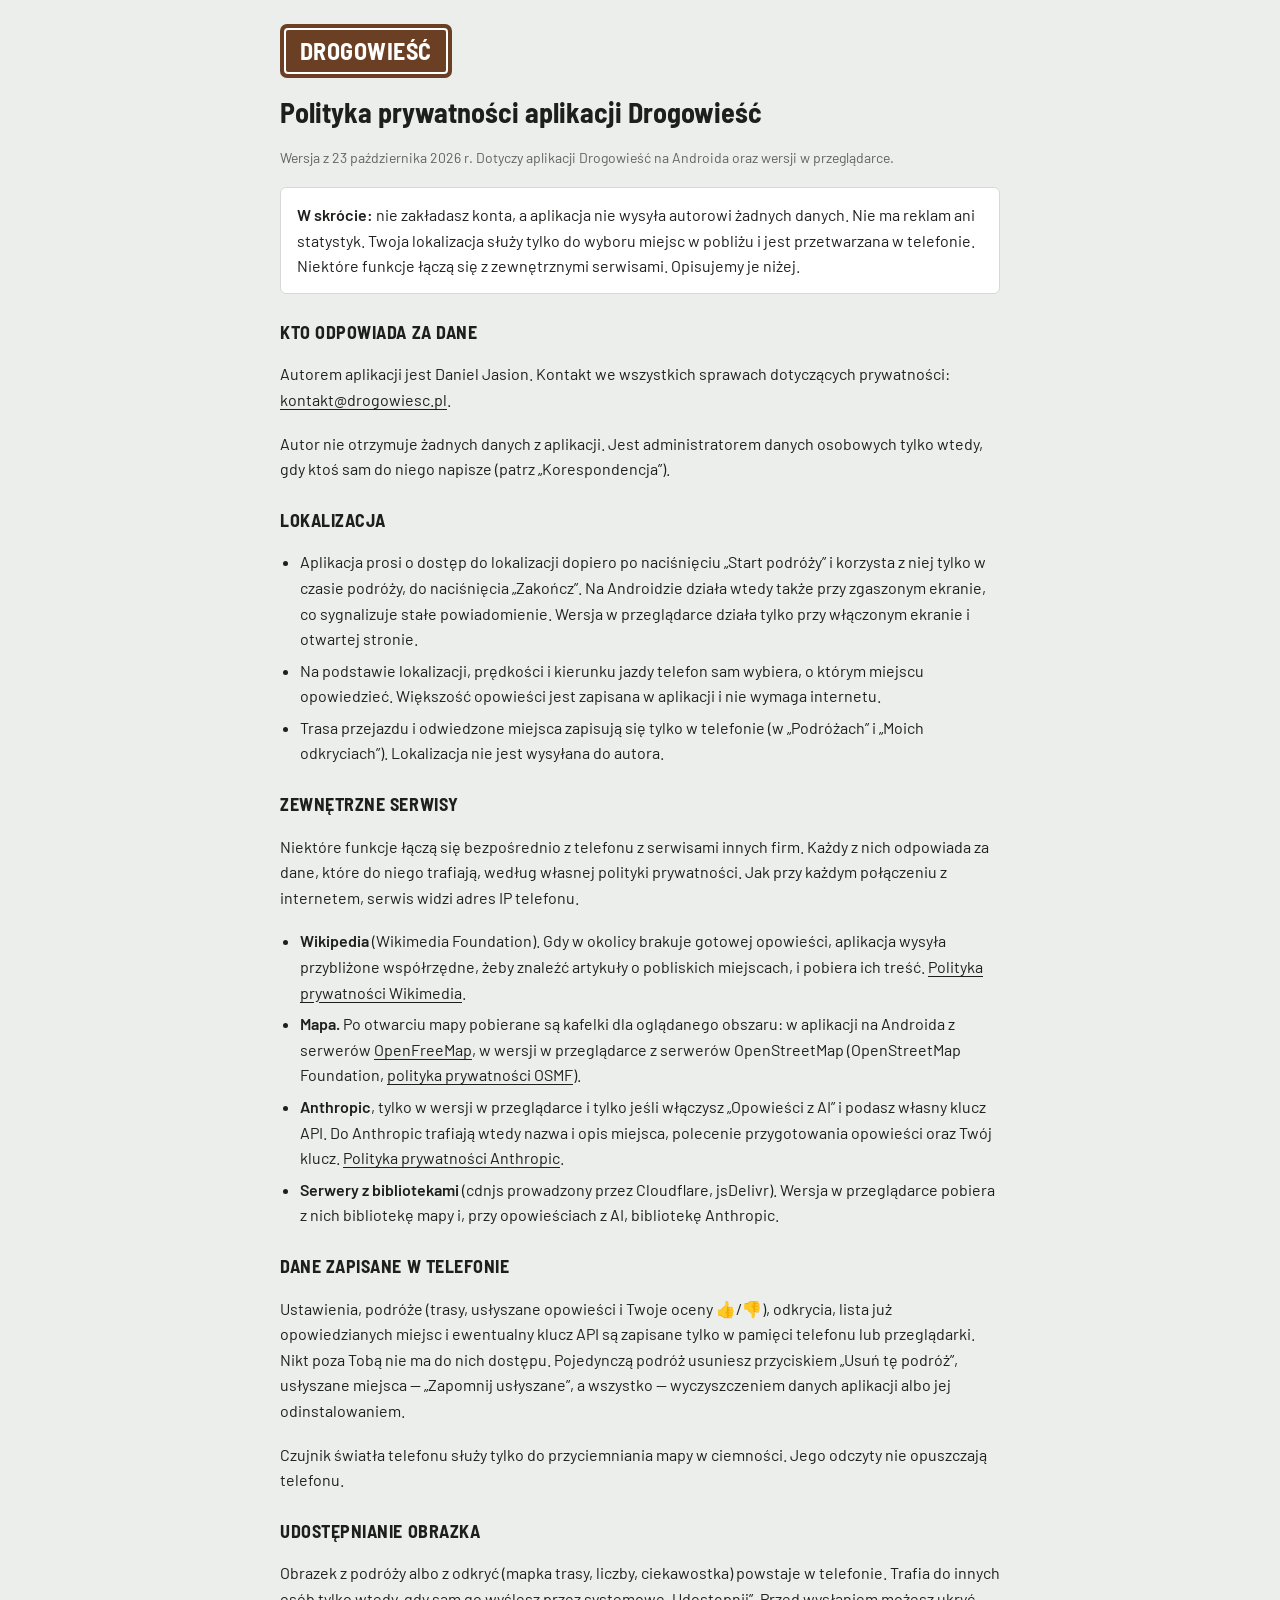
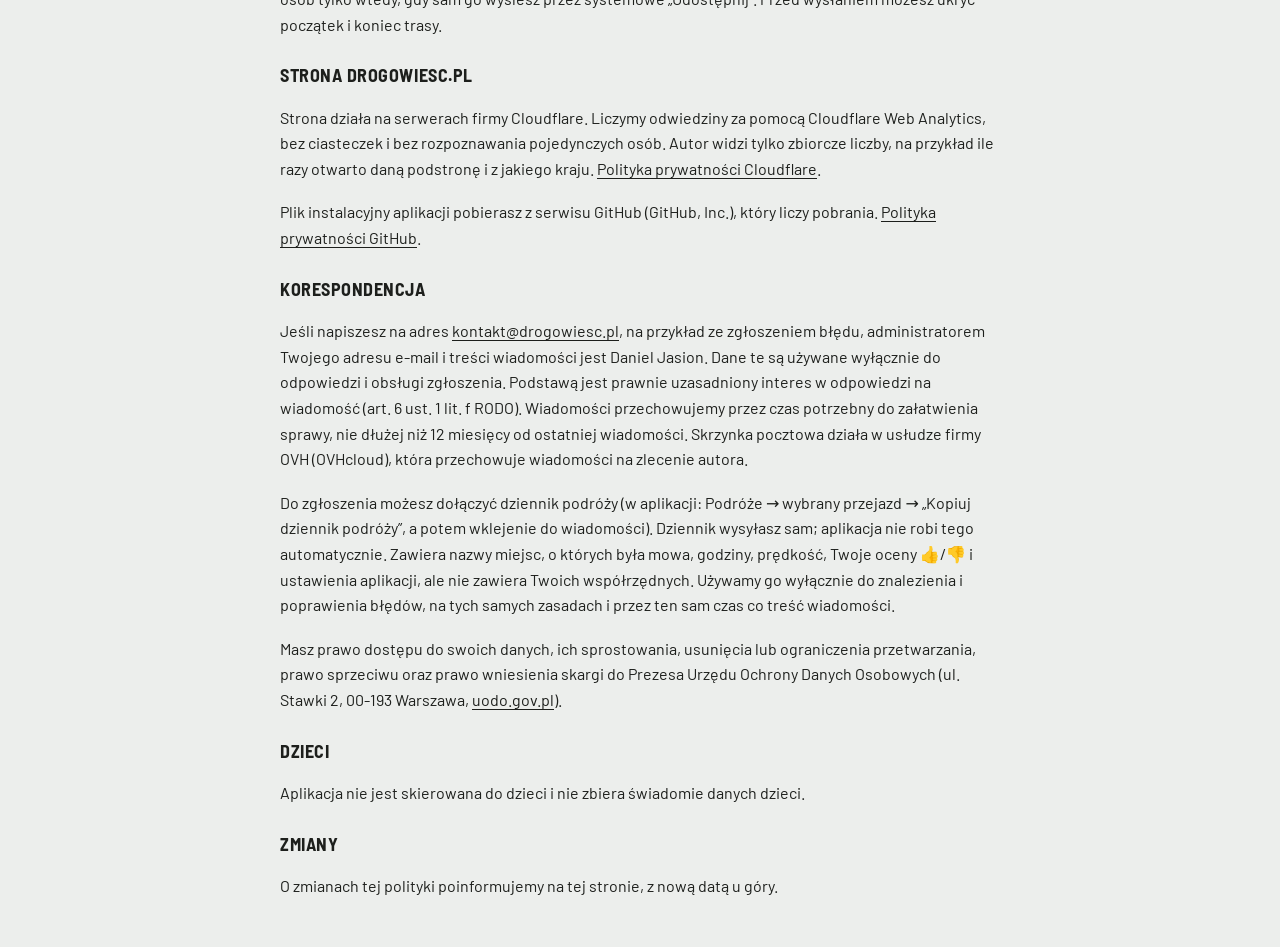
<file: prywatnosc.html>
<!doctype html>
<html lang="pl">
<head>
<meta charset="utf-8">
<meta name="viewport" content="width=device-width,initial-scale=1,viewport-fit=cover">
<title>Drogowieść — polityka prywatności</title>
<style>
@font-face{font-family:'Barlow';font-weight:400;font-display:swap;src:url(fonty/barlow-400-latin-ext.woff2) format('woff2');unicode-range:U+0100-02BA,U+1E00-1EFF}
@font-face{font-family:'Barlow';font-weight:400;font-display:swap;src:url(fonty/barlow-400-latin.woff2) format('woff2');unicode-range:U+0000-00FF,U+2000-206F}
@font-face{font-family:'Barlow';font-weight:500;font-display:swap;src:url(fonty/barlow-500-latin-ext.woff2) format('woff2');unicode-range:U+0100-02BA,U+1E00-1EFF}
@font-face{font-family:'Barlow';font-weight:500;font-display:swap;src:url(fonty/barlow-500-latin.woff2) format('woff2');unicode-range:U+0000-00FF,U+2000-206F}
@font-face{font-family:'Barlow';font-weight:600;font-display:swap;src:url(fonty/barlow-600-latin-ext.woff2) format('woff2');unicode-range:U+0100-02BA,U+1E00-1EFF}
@font-face{font-family:'Barlow';font-weight:600;font-display:swap;src:url(fonty/barlow-600-latin.woff2) format('woff2');unicode-range:U+0000-00FF,U+2000-206F}
@font-face{font-family:'Barlow Semi Condensed';font-weight:600;font-display:swap;src:url(fonty/barlow-semi-condensed-600-latin-ext.woff2) format('woff2');unicode-range:U+0100-02BA,U+1E00-1EFF}
@font-face{font-family:'Barlow Semi Condensed';font-weight:600;font-display:swap;src:url(fonty/barlow-semi-condensed-600-latin.woff2) format('woff2');unicode-range:U+0000-00FF,U+2000-206F}
@font-face{font-family:'Barlow Semi Condensed';font-weight:700;font-display:swap;src:url(fonty/barlow-semi-condensed-700-latin-ext.woff2) format('woff2');unicode-range:U+0100-02BA,U+1E00-1EFF}
@font-face{font-family:'Barlow Semi Condensed';font-weight:700;font-display:swap;src:url(fonty/barlow-semi-condensed-700-latin.woff2) format('woff2');unicode-range:U+0000-00FF,U+2000-206F}
</style><style>
:root{--bg:#eceeec;--card:#ffffff;--line:#d6d9d5;--fg:#1d1f1c;--mute:#60645d;--sign:#6b3f24;--on-sign:#ffffff;
  --head:"Barlow Semi Condensed","Arial Narrow",sans-serif;--body:"Barlow",system-ui,sans-serif;color-scheme:light}
@media (prefers-color-scheme: dark){:root{--bg:#121311;--card:#1b1c1a;--line:#2c2e2a;--fg:#ebebe6;--mute:#9b9d96;--sign:#7a4a2c;color-scheme:dark}}
*{box-sizing:border-box}
body{margin:0;background:var(--bg);color:var(--fg);font:16px/1.6 var(--body);padding:24px max(16px,env(safe-area-inset-right,0px)) 48px max(16px,env(safe-area-inset-left,0px))}
main{max-width:720px;margin:0 auto;display:grid;gap:18px}
.sign{background:var(--sign);color:var(--on-sign);border-radius:7px;padding:4px;justify-self:start}
.sign div{border:2px solid var(--on-sign);border-radius:4px;padding:8px 14px;font:700 24px/1.1 var(--head);letter-spacing:.02em}
h1{font:700 28px/1.15 var(--head);margin:0;text-wrap:balance}
h2{font:700 18px/1.2 var(--head);letter-spacing:.03em;text-transform:uppercase;margin:10px 0 0}
p,ul{margin:0}
ul{padding-left:20px;display:grid;gap:6px}
.card{background:var(--card);border:1px solid var(--line);border-radius:6px;padding:14px 16px;display:grid;gap:8px}
.mute{color:var(--mute);font-size:14px}
a{color:inherit;text-underline-offset:3px}
</style>
</head>
<body>
<main>
  <div class="sign"><div>DROGOWIEŚĆ</div></div>
  <h1>Polityka prywatności aplikacji Drogowieść</h1>
  <p class="mute">Wersja z 23 października 2026 r. Dotyczy aplikacji Drogowieść na Androida oraz wersji w przeglądarce.</p>

  <div class="card">
    <p><b>W skrócie:</b> nie zakładasz konta, a aplikacja nie wysyła autorowi żadnych danych. Nie ma reklam ani statystyk. Twoja lokalizacja służy tylko do wyboru miejsc w pobliżu i jest przetwarzana w telefonie. Niektóre funkcje łączą się z zewnętrznymi serwisami. Opisujemy je niżej.</p>
  </div>

  <h2>Kto odpowiada za dane</h2>
  <p>Autorem aplikacji jest Daniel Jasion. Kontakt we wszystkich sprawach dotyczących prywatności: <a href="mailto:kontakt@drogowiesc.pl">kontakt@drogowiesc.pl</a>.</p>
  <p>Autor nie otrzymuje żadnych danych z aplikacji. Jest administratorem danych osobowych tylko wtedy, gdy ktoś sam do niego napisze (patrz „Korespondencja”).</p>

  <h2>Lokalizacja</h2>
  <ul>
    <li>Aplikacja prosi o dostęp do lokalizacji dopiero po naciśnięciu „Start podróży” i korzysta z niej tylko w czasie podróży, do naciśnięcia „Zakończ”. Na Androidzie działa wtedy także przy zgaszonym ekranie, co sygnalizuje stałe powiadomienie. Wersja w przeglądarce działa tylko przy włączonym ekranie i otwartej stronie.</li>
    <li>Na podstawie lokalizacji, prędkości i kierunku jazdy telefon sam wybiera, o którym miejscu opowiedzieć. Większość opowieści jest zapisana w aplikacji i nie wymaga internetu.</li>
    <li>Trasa przejazdu i odwiedzone miejsca zapisują się tylko w telefonie (w „Podróżach” i „Moich odkryciach”). Lokalizacja nie jest wysyłana do autora.</li>
  </ul>

  <h2>Zewnętrzne serwisy</h2>
  <p>Niektóre funkcje łączą się bezpośrednio z telefonu z serwisami innych firm. Każdy z nich odpowiada za dane, które do niego trafiają, według własnej polityki prywatności. Jak przy każdym połączeniu z internetem, serwis widzi adres IP telefonu.</p>
  <ul>
    <li><b>Wikipedia</b> (Wikimedia Foundation). Gdy w okolicy brakuje gotowej opowieści, aplikacja wysyła przybliżone współrzędne, żeby znaleźć artykuły o pobliskich miejscach, i pobiera ich treść. <a href="https://foundation.wikimedia.org/wiki/Policy:Privacy_policy">Polityka prywatności Wikimedia</a>.</li>
    <li><b>Mapa.</b> Po otwarciu mapy pobierane są kafelki dla oglądanego obszaru: w aplikacji na Androida z serwerów <a href="https://openfreemap.org">OpenFreeMap</a>, w wersji w przeglądarce z serwerów OpenStreetMap (OpenStreetMap Foundation, <a href="https://osmfoundation.org/wiki/Privacy_Policy">polityka prywatności OSMF</a>).</li>
    <li><b>Anthropic</b>, tylko w wersji w przeglądarce i tylko jeśli włączysz „Opowieści z AI” i podasz własny klucz API. Do Anthropic trafiają wtedy nazwa i opis miejsca, polecenie przygotowania opowieści oraz Twój klucz. <a href="https://www.anthropic.com/legal/privacy">Polityka prywatności Anthropic</a>.</li>
    <li><b>Serwery z bibliotekami</b> (cdnjs prowadzony przez Cloudflare, jsDelivr). Wersja w przeglądarce pobiera z nich bibliotekę mapy i, przy opowieściach z AI, bibliotekę Anthropic.</li>
  </ul>

  <h2>Dane zapisane w telefonie</h2>
  <p>Ustawienia, podróże (trasy, usłyszane opowieści i Twoje oceny 👍/👎), odkrycia, lista już opowiedzianych miejsc i ewentualny klucz API są zapisane tylko w pamięci telefonu lub przeglądarki. Nikt poza Tobą nie ma do nich dostępu. Pojedynczą podróż usuniesz przyciskiem „Usuń tę podróż”, usłyszane miejsca — „Zapomnij usłyszane”, a wszystko — wyczyszczeniem danych aplikacji albo jej odinstalowaniem.</p>
  <p>Czujnik światła telefonu służy tylko do przyciemniania mapy w ciemności. Jego odczyty nie opuszczają telefonu.</p>

  <h2>Udostępnianie obrazka</h2>
  <p>Obrazek z podróży albo z odkryć (mapka trasy, liczby, ciekawostka) powstaje w telefonie. Trafia do innych osób tylko wtedy, gdy sam go wyślesz przez systemowe „Udostępnij”. Przed wysłaniem możesz ukryć początek i koniec trasy.</p>

  <h2>Strona drogowiesc.pl</h2>
  <p>Strona działa na serwerach firmy Cloudflare. Liczymy odwiedziny za pomocą Cloudflare Web Analytics, bez ciasteczek i bez rozpoznawania pojedynczych osób. Autor widzi tylko zbiorcze liczby, na przykład ile razy otwarto daną podstronę i z jakiego kraju. <a href="https://www.cloudflare.com/privacypolicy/">Polityka prywatności Cloudflare</a>.</p>
  <p>Plik instalacyjny aplikacji pobierasz z serwisu GitHub (GitHub, Inc.), który liczy pobrania. <a href="https://docs.github.com/site-policy/privacy-policies/github-general-privacy-statement">Polityka prywatności GitHub</a>.</p>

  <h2>Korespondencja</h2>
  <p>Jeśli napiszesz na adres <a href="mailto:kontakt@drogowiesc.pl">kontakt@drogowiesc.pl</a>, na przykład ze zgłoszeniem błędu, administratorem Twojego adresu e-mail i treści wiadomości jest Daniel Jasion. Dane te są używane wyłącznie do odpowiedzi i obsługi zgłoszenia. Podstawą jest prawnie uzasadniony interes w odpowiedzi na wiadomość (art. 6 ust. 1 lit. f RODO). Wiadomości przechowujemy przez czas potrzebny do załatwienia sprawy, nie dłużej niż 12 miesięcy od ostatniej wiadomości. Skrzynka pocztowa działa w usłudze firmy OVH (OVHcloud), która przechowuje wiadomości na zlecenie autora.</p>
  <p>Do zgłoszenia możesz dołączyć dziennik podróży (w aplikacji: Podróże → wybrany przejazd → „Kopiuj dziennik podróży”, a potem wklejenie do wiadomości). Dziennik wysyłasz sam; aplikacja nie robi tego automatycznie. Zawiera nazwy miejsc, o których była mowa, godziny, prędkość, Twoje oceny 👍/👎 i ustawienia aplikacji, ale nie zawiera Twoich współrzędnych. Używamy go wyłącznie do znalezienia i poprawienia błędów, na tych samych zasadach i przez ten sam czas co treść wiadomości.</p>
  <p>Masz prawo dostępu do swoich danych, ich sprostowania, usunięcia lub ograniczenia przetwarzania, prawo sprzeciwu oraz prawo wniesienia skargi do Prezesa Urzędu Ochrony Danych Osobowych (ul. Stawki 2, 00-193 Warszawa, <a href="https://uodo.gov.pl">uodo.gov.pl</a>).</p>

  <h2>Dzieci</h2>
  <p>Aplikacja nie jest skierowana do dzieci i nie zbiera świadomie danych dzieci.</p>

  <h2>Zmiany</h2>
  <p>O zmianach tej polityki poinformujemy na tej stronie, z nową datą u góry.</p>
</main>
</body>
</html>
</file>
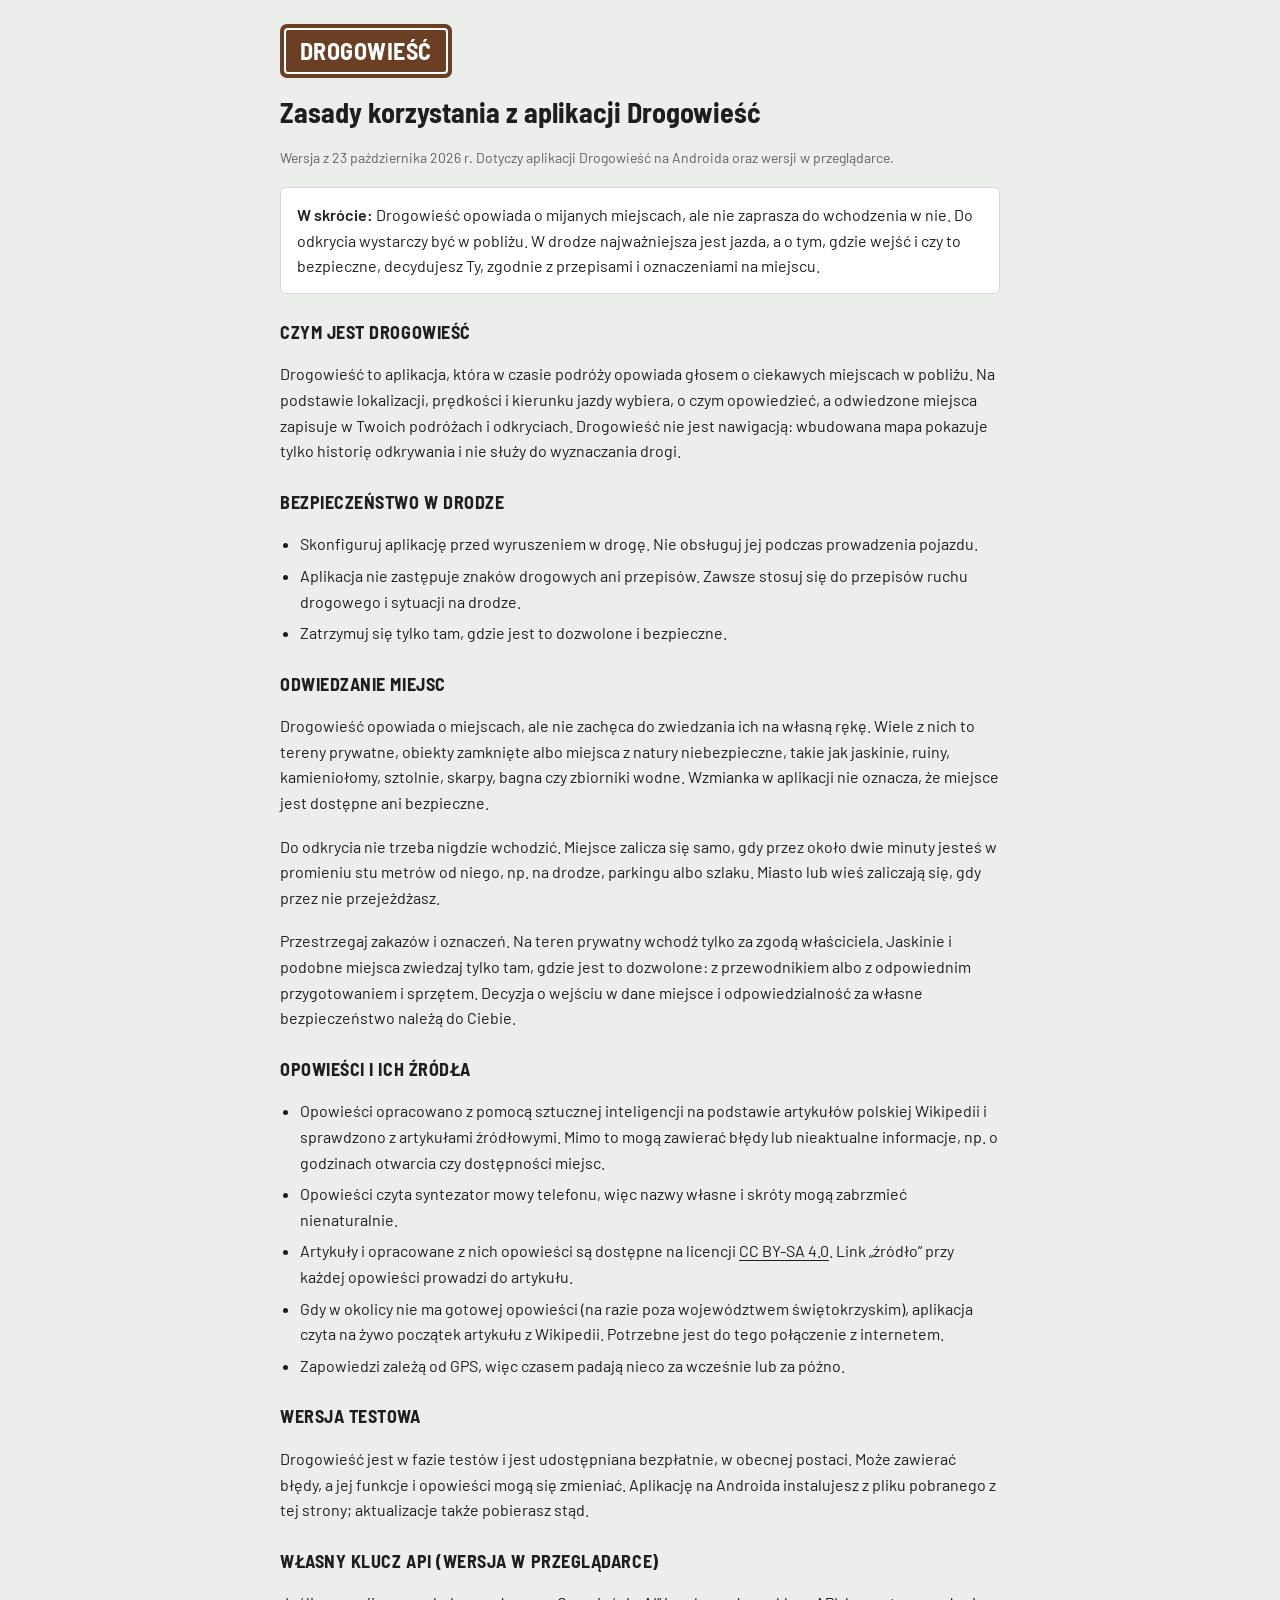
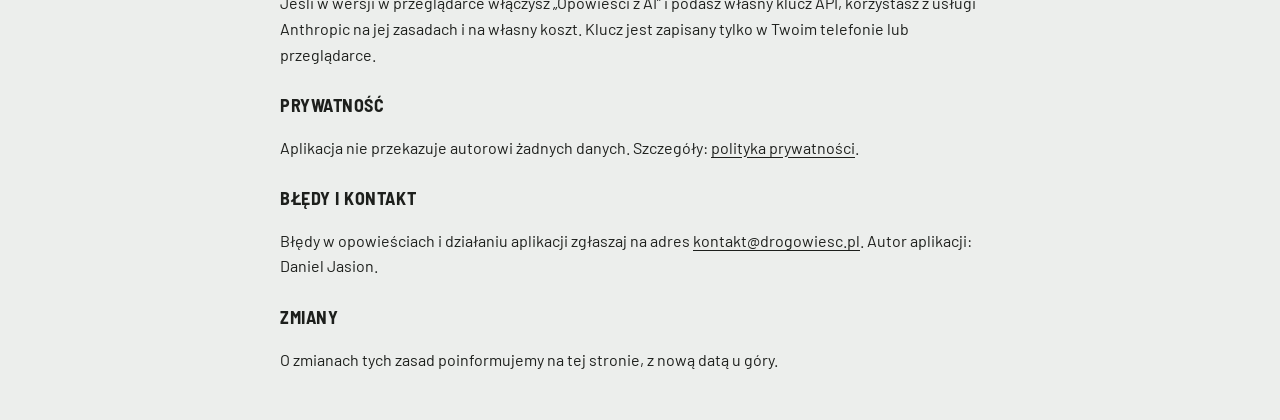
<file: zasady.html>
<!doctype html>
<html lang="pl">
<head>
<meta charset="utf-8">
<meta name="viewport" content="width=device-width,initial-scale=1,viewport-fit=cover">
<title>Drogowieść — zasady korzystania</title>
<style>
@font-face{font-family:'Barlow';font-weight:400;font-display:swap;src:url(fonty/barlow-400-latin-ext.woff2) format('woff2');unicode-range:U+0100-02BA,U+1E00-1EFF}
@font-face{font-family:'Barlow';font-weight:400;font-display:swap;src:url(fonty/barlow-400-latin.woff2) format('woff2');unicode-range:U+0000-00FF,U+2000-206F}
@font-face{font-family:'Barlow';font-weight:500;font-display:swap;src:url(fonty/barlow-500-latin-ext.woff2) format('woff2');unicode-range:U+0100-02BA,U+1E00-1EFF}
@font-face{font-family:'Barlow';font-weight:500;font-display:swap;src:url(fonty/barlow-500-latin.woff2) format('woff2');unicode-range:U+0000-00FF,U+2000-206F}
@font-face{font-family:'Barlow';font-weight:600;font-display:swap;src:url(fonty/barlow-600-latin-ext.woff2) format('woff2');unicode-range:U+0100-02BA,U+1E00-1EFF}
@font-face{font-family:'Barlow';font-weight:600;font-display:swap;src:url(fonty/barlow-600-latin.woff2) format('woff2');unicode-range:U+0000-00FF,U+2000-206F}
@font-face{font-family:'Barlow Semi Condensed';font-weight:600;font-display:swap;src:url(fonty/barlow-semi-condensed-600-latin-ext.woff2) format('woff2');unicode-range:U+0100-02BA,U+1E00-1EFF}
@font-face{font-family:'Barlow Semi Condensed';font-weight:600;font-display:swap;src:url(fonty/barlow-semi-condensed-600-latin.woff2) format('woff2');unicode-range:U+0000-00FF,U+2000-206F}
@font-face{font-family:'Barlow Semi Condensed';font-weight:700;font-display:swap;src:url(fonty/barlow-semi-condensed-700-latin-ext.woff2) format('woff2');unicode-range:U+0100-02BA,U+1E00-1EFF}
@font-face{font-family:'Barlow Semi Condensed';font-weight:700;font-display:swap;src:url(fonty/barlow-semi-condensed-700-latin.woff2) format('woff2');unicode-range:U+0000-00FF,U+2000-206F}
</style><style>
:root{--bg:#eceeec;--card:#ffffff;--line:#d6d9d5;--fg:#1d1f1c;--mute:#60645d;--sign:#6b3f24;--on-sign:#ffffff;
  --head:"Barlow Semi Condensed","Arial Narrow",sans-serif;--body:"Barlow",system-ui,sans-serif;color-scheme:light}
@media (prefers-color-scheme: dark){:root{--bg:#121311;--card:#1b1c1a;--line:#2c2e2a;--fg:#ebebe6;--mute:#9b9d96;--sign:#7a4a2c;color-scheme:dark}}
*{box-sizing:border-box}
body{margin:0;background:var(--bg);color:var(--fg);font:16px/1.6 var(--body);padding:24px max(16px,env(safe-area-inset-right,0px)) 48px max(16px,env(safe-area-inset-left,0px))}
main{max-width:720px;margin:0 auto;display:grid;gap:18px}
.sign{background:var(--sign);color:var(--on-sign);border-radius:7px;padding:4px;justify-self:start}
.sign div{border:2px solid var(--on-sign);border-radius:4px;padding:8px 14px;font:700 24px/1.1 var(--head);letter-spacing:.02em}
h1{font:700 28px/1.15 var(--head);margin:0;text-wrap:balance}
h2{font:700 18px/1.2 var(--head);letter-spacing:.03em;text-transform:uppercase;margin:10px 0 0}
p,ul{margin:0}
ul{padding-left:20px;display:grid;gap:6px}
.card{background:var(--card);border:1px solid var(--line);border-radius:6px;padding:14px 16px;display:grid;gap:8px}
.mute{color:var(--mute);font-size:14px}
a{color:inherit;text-underline-offset:3px}
</style>
</head>
<body>
<main>
  <div class="sign"><div>DROGOWIEŚĆ</div></div>
  <h1>Zasady korzystania z aplikacji Drogowieść</h1>
  <p class="mute">Wersja z 23 października 2026 r. Dotyczy aplikacji Drogowieść na Androida oraz wersji w przeglądarce.</p>

  <div class="card">
    <p><b>W skrócie:</b> Drogowieść opowiada o mijanych miejscach, ale nie zaprasza do wchodzenia w nie. Do odkrycia wystarczy być w pobliżu. W drodze najważniejsza jest jazda, a o tym, gdzie wejść i czy to bezpieczne, decydujesz Ty, zgodnie z przepisami i oznaczeniami na miejscu.</p>
  </div>

  <h2>Czym jest Drogowieść</h2>
  <p>Drogowieść to aplikacja, która w czasie podróży opowiada głosem o ciekawych miejscach w pobliżu. Na podstawie lokalizacji, prędkości i kierunku jazdy wybiera, o czym opowiedzieć, a odwiedzone miejsca zapisuje w Twoich podróżach i odkryciach. Drogowieść nie jest nawigacją: wbudowana mapa pokazuje tylko historię odkrywania i nie służy do wyznaczania drogi.</p>

  <h2>Bezpieczeństwo w drodze</h2>
  <ul>
    <li>Skonfiguruj aplikację przed wyruszeniem w drogę. Nie obsługuj jej podczas prowadzenia pojazdu.</li>
    <li>Aplikacja nie zastępuje znaków drogowych ani przepisów. Zawsze stosuj się do przepisów ruchu drogowego i sytuacji na drodze.</li>
    <li>Zatrzymuj się tylko tam, gdzie jest to dozwolone i bezpieczne.</li>
  </ul>

  <h2>Odwiedzanie miejsc</h2>
  <p>Drogowieść opowiada o miejscach, ale nie zachęca do zwiedzania ich na własną rękę. Wiele z nich to tereny prywatne, obiekty zamknięte albo miejsca z natury niebezpieczne, takie jak jaskinie, ruiny, kamieniołomy, sztolnie, skarpy, bagna czy zbiorniki wodne. Wzmianka w aplikacji nie oznacza, że miejsce jest dostępne ani bezpieczne.</p>
  <p>Do odkrycia nie trzeba nigdzie wchodzić. Miejsce zalicza się samo, gdy przez około dwie minuty jesteś w promieniu stu metrów od niego, np. na drodze, parkingu albo szlaku. Miasto lub wieś zaliczają się, gdy przez nie przejeżdżasz.</p>
  <p>Przestrzegaj zakazów i oznaczeń. Na teren prywatny wchodź tylko za zgodą właściciela. Jaskinie i podobne miejsca zwiedzaj tylko tam, gdzie jest to dozwolone: z przewodnikiem albo z odpowiednim przygotowaniem i sprzętem. Decyzja o wejściu w dane miejsce i odpowiedzialność za własne bezpieczeństwo należą do Ciebie.</p>

  <h2>Opowieści i ich źródła</h2>
  <ul>
    <li>Opowieści opracowano z pomocą sztucznej inteligencji na podstawie artykułów polskiej Wikipedii i sprawdzono z artykułami źródłowymi. Mimo to mogą zawierać błędy lub nieaktualne informacje, np. o godzinach otwarcia czy dostępności miejsc.</li>
    <li>Opowieści czyta syntezator mowy telefonu, więc nazwy własne i skróty mogą zabrzmieć nienaturalnie.</li>
    <li>Artykuły i opracowane z nich opowieści są dostępne na licencji <a href="https://creativecommons.org/licenses/by-sa/4.0/deed.pl">CC BY-SA 4.0</a>. Link „źródło” przy każdej opowieści prowadzi do artykułu.</li>
    <li>Gdy w okolicy nie ma gotowej opowieści (na razie poza województwem świętokrzyskim), aplikacja czyta na żywo początek artykułu z Wikipedii. Potrzebne jest do tego połączenie z internetem.</li>
    <li>Zapowiedzi zależą od GPS, więc czasem padają nieco za wcześnie lub za późno.</li>
  </ul>

  <h2>Wersja testowa</h2>
  <p>Drogowieść jest w fazie testów i jest udostępniana bezpłatnie, w obecnej postaci. Może zawierać błędy, a jej funkcje i opowieści mogą się zmieniać. Aplikację na Androida instalujesz z pliku pobranego z tej strony; aktualizacje także pobierasz stąd.</p>

  <h2>Własny klucz API (wersja w przeglądarce)</h2>
  <p>Jeśli w wersji w przeglądarce włączysz „Opowieści z AI” i podasz własny klucz API, korzystasz z usługi Anthropic na jej zasadach i na własny koszt. Klucz jest zapisany tylko w Twoim telefonie lub przeglądarce.</p>

  <h2>Prywatność</h2>
  <p>Aplikacja nie przekazuje autorowi żadnych danych. Szczegóły: <a href="prywatnosc.html">polityka prywatności</a>.</p>

  <h2>Błędy i kontakt</h2>
  <p>Błędy w opowieściach i działaniu aplikacji zgłaszaj na adres <a href="mailto:kontakt@drogowiesc.pl">kontakt@drogowiesc.pl</a>. Autor aplikacji: Daniel Jasion.</p>

  <h2>Zmiany</h2>
  <p>O zmianach tych zasad poinformujemy na tej stronie, z nową datą u góry.</p>
</main>
</body>
</html>
</file>
